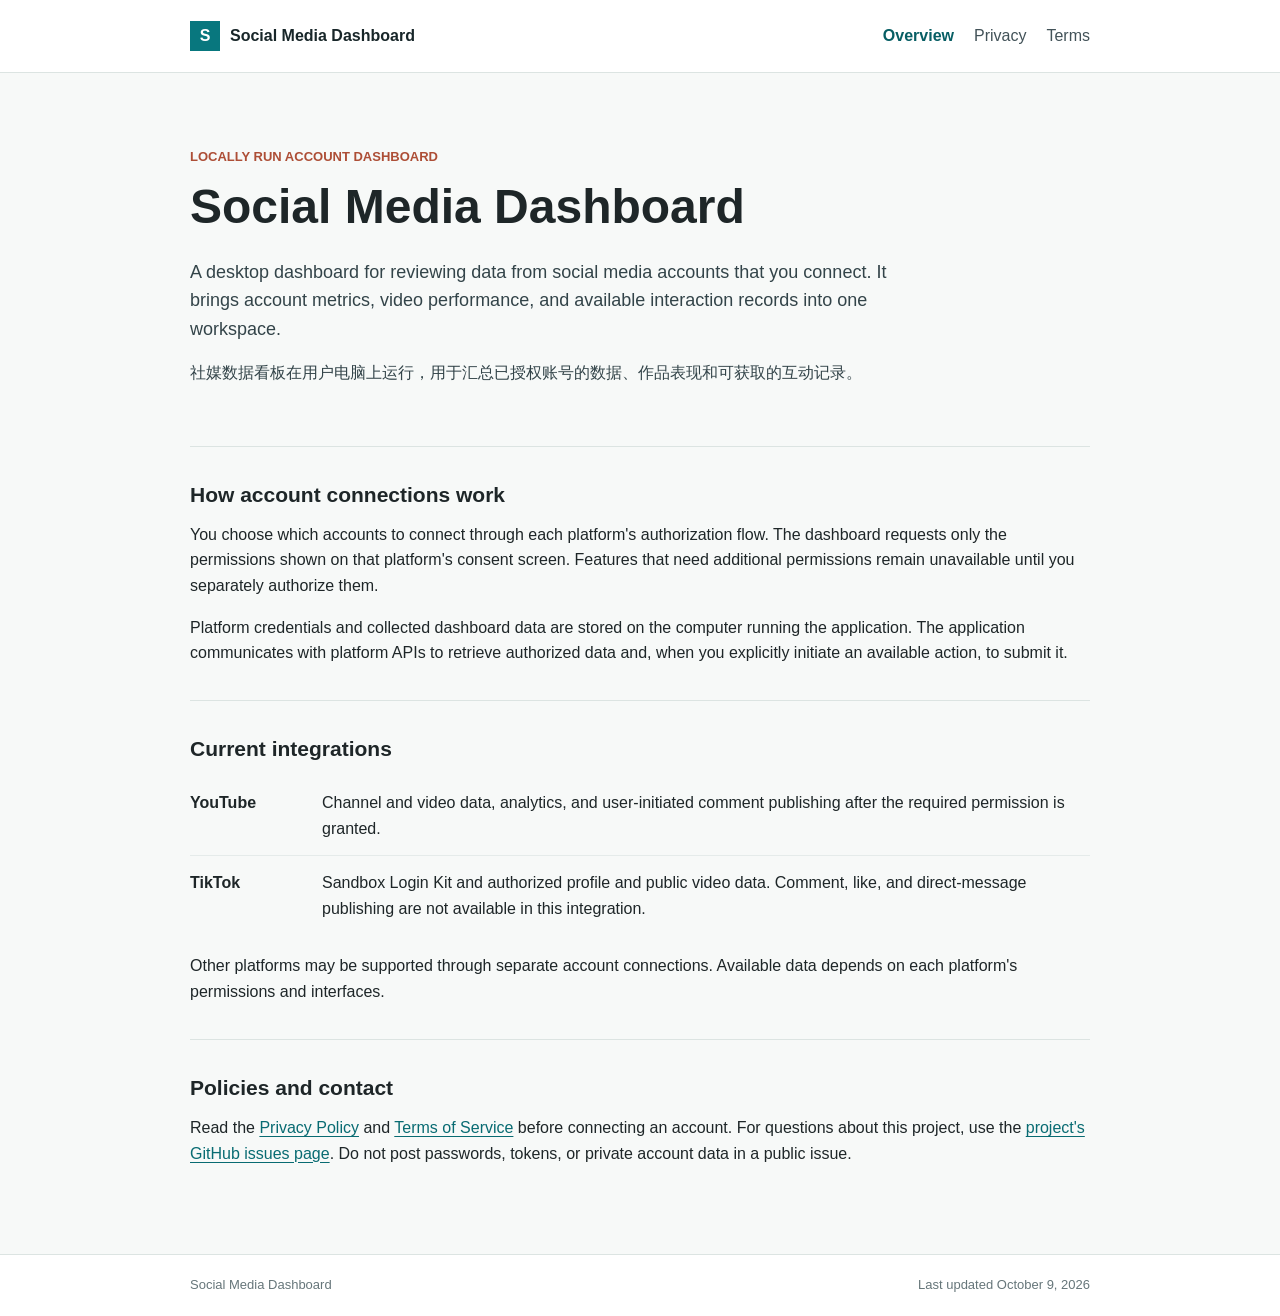
<file: index.html>
<!doctype html>
<html lang="en">
  <head>
    <meta charset="utf-8">
    <meta name="viewport" content="width=device-width, initial-scale=1">
    <meta name="description" content="Social Media Dashboard is a locally run tool for reviewing authorized social media account data.">
    <title>Social Media Dashboard</title>
    <link rel="stylesheet" href="styles.css">
  </head>
  <body>
    <header class="site-header">
      <div class="wrap header-inner">
        <a class="brand" href="index.html" aria-label="Social Media Dashboard home"><span class="brand-mark">S</span><span>Social Media Dashboard</span></a>
        <nav aria-label="Main navigation">
          <a aria-current="page" href="index.html">Overview</a>
          <a href="privacy.html">Privacy</a>
          <a href="terms.html">Terms</a>
        </nav>
      </div>
    </header>
    <main class="wrap">
      <section class="intro">
        <p class="eyebrow">Locally run account dashboard</p>
        <h1>Social Media Dashboard</h1>
        <p class="lead">A desktop dashboard for reviewing data from social media accounts that you connect. It brings account metrics, video performance, and available interaction records into one workspace.</p>
        <p class="lead zh" lang="zh-CN">社媒数据看板在用户电脑上运行，用于汇总已授权账号的数据、作品表现和可获取的互动记录。</p>
      </section>
      <section class="content-section">
        <h2>How account connections work</h2>
        <p>You choose which accounts to connect through each platform's authorization flow. The dashboard requests only the permissions shown on that platform's consent screen. Features that need additional permissions remain unavailable until you separately authorize them.</p>
        <p>Platform credentials and collected dashboard data are stored on the computer running the application. The application communicates with platform APIs to retrieve authorized data and, when you explicitly initiate an available action, to submit it.</p>
      </section>
      <section class="content-section">
        <h2>Current integrations</h2>
        <ul class="platform-list">
          <li><strong>YouTube</strong><span>Channel and video data, analytics, and user-initiated comment publishing after the required permission is granted.</span></li>
          <li><strong>TikTok</strong><span>Sandbox Login Kit and authorized profile and public video data. Comment, like, and direct-message publishing are not available in this integration.</span></li>
        </ul>
        <p>Other platforms may be supported through separate account connections. Available data depends on each platform's permissions and interfaces.</p>
      </section>
      <section class="content-section last-section">
        <h2>Policies and contact</h2>
        <p>Read the <a href="privacy.html">Privacy Policy</a> and <a href="terms.html">Terms of Service</a> before connecting an account. For questions about this project, use the <a href="https://github.com/loverelic0-wq/media-monitor-dashboard/issues">project's GitHub issues page</a>. Do not post passwords, tokens, or private account data in a public issue.</p>
      </section>
    </main>
    <footer class="site-footer"><div class="wrap">Social Media Dashboard <span>Last updated October 9, 2026</span></div></footer>
  </body>
</html>
</file>
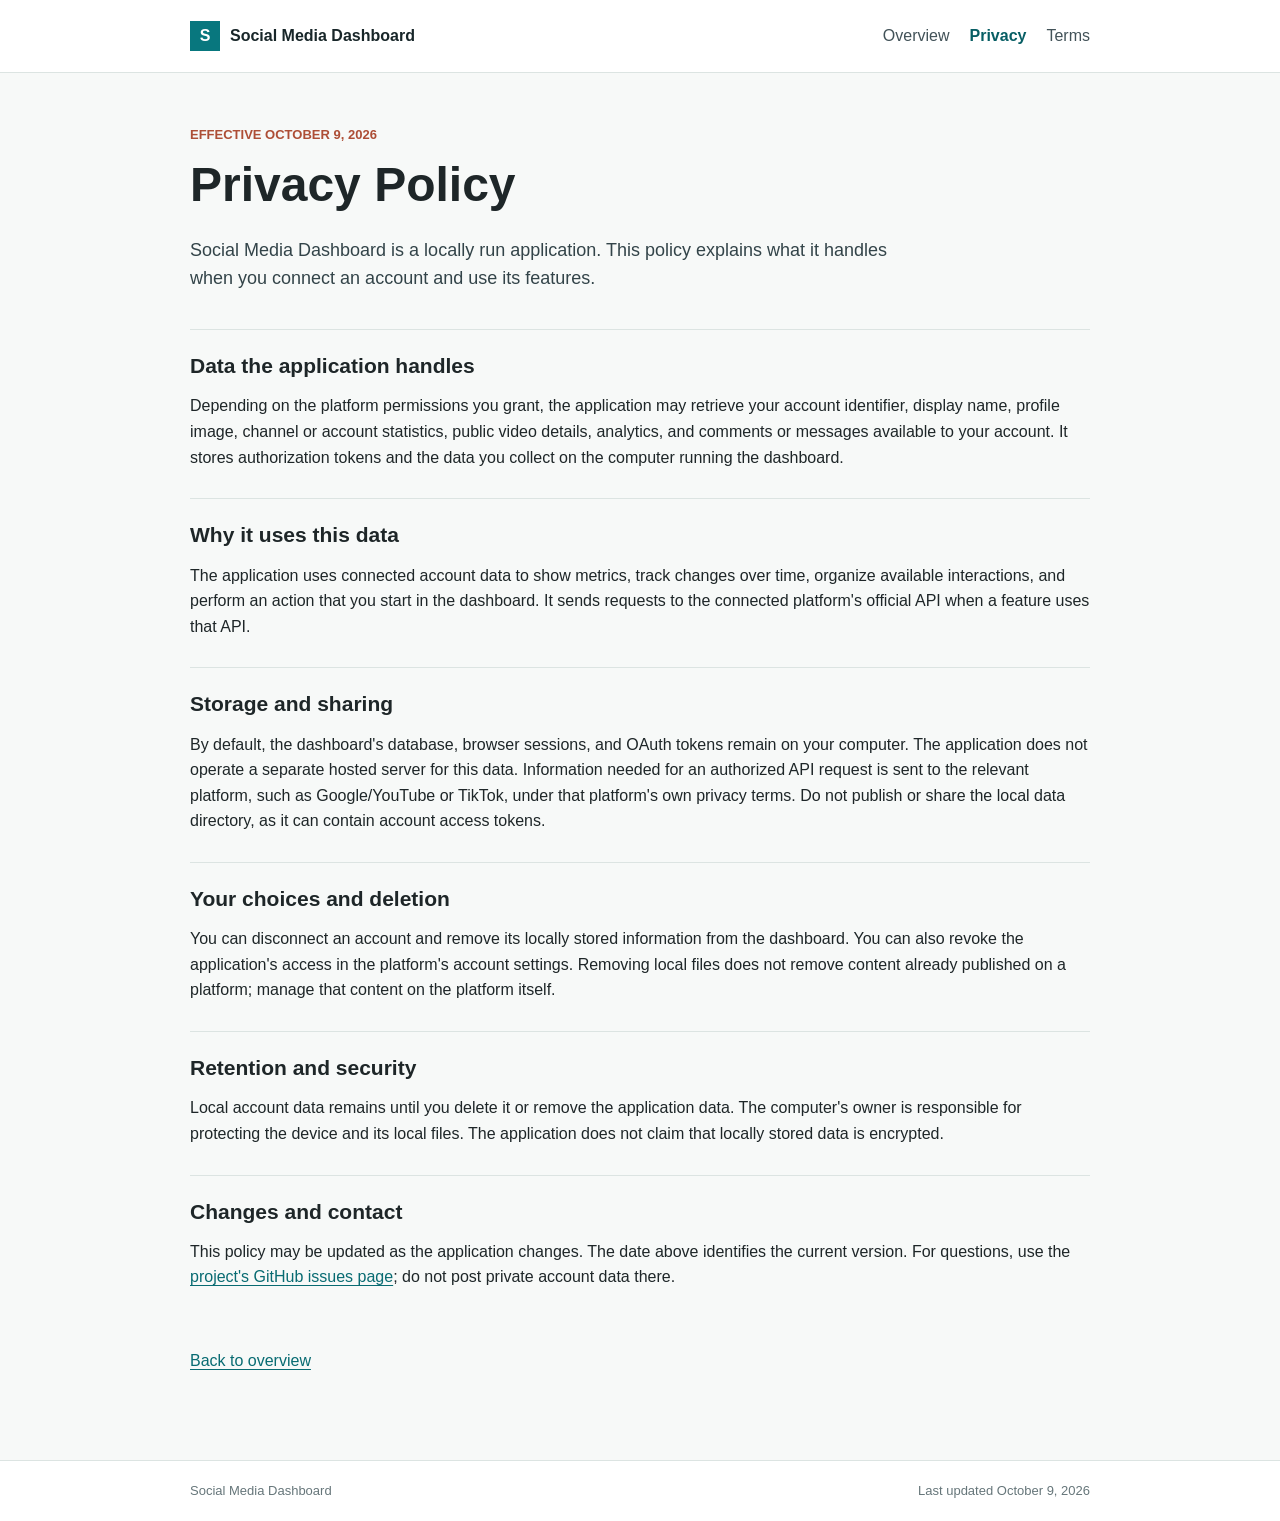
<file: privacy.html>
<!doctype html>
<html lang="en">
  <head>
    <meta charset="utf-8">
    <meta name="viewport" content="width=device-width, initial-scale=1">
    <title>Privacy Policy | Social Media Dashboard</title>
    <link rel="stylesheet" href="styles.css">
  </head>
  <body>
    <header class="site-header"><div class="wrap header-inner"><a class="brand" href="index.html"><span class="brand-mark">S</span><span>Social Media Dashboard</span></a><nav aria-label="Main navigation"><a href="index.html">Overview</a><a aria-current="page" href="privacy.html">Privacy</a><a href="terms.html">Terms</a></nav></div></header>
    <main class="wrap policy">
      <p class="eyebrow">Effective October 9, 2026</p>
      <h1>Privacy Policy</h1>
      <p class="lead">Social Media Dashboard is a locally run application. This policy explains what it handles when you connect an account and use its features.</p>
      <section><h2>Data the application handles</h2><p>Depending on the platform permissions you grant, the application may retrieve your account identifier, display name, profile image, channel or account statistics, public video details, analytics, and comments or messages available to your account. It stores authorization tokens and the data you collect on the computer running the dashboard.</p></section>
      <section><h2>Why it uses this data</h2><p>The application uses connected account data to show metrics, track changes over time, organize available interactions, and perform an action that you start in the dashboard. It sends requests to the connected platform's official API when a feature uses that API.</p></section>
      <section><h2>Storage and sharing</h2><p>By default, the dashboard's database, browser sessions, and OAuth tokens remain on your computer. The application does not operate a separate hosted server for this data. Information needed for an authorized API request is sent to the relevant platform, such as Google/YouTube or TikTok, under that platform's own privacy terms. Do not publish or share the local data directory, as it can contain account access tokens.</p></section>
      <section><h2>Your choices and deletion</h2><p>You can disconnect an account and remove its locally stored information from the dashboard. You can also revoke the application's access in the platform's account settings. Removing local files does not remove content already published on a platform; manage that content on the platform itself.</p></section>
      <section><h2>Retention and security</h2><p>Local account data remains until you delete it or remove the application data. The computer's owner is responsible for protecting the device and its local files. The application does not claim that locally stored data is encrypted.</p></section>
      <section><h2>Changes and contact</h2><p>This policy may be updated as the application changes. The date above identifies the current version. For questions, use the <a href="https://github.com/loverelic0-wq/media-monitor-dashboard/issues">project's GitHub issues page</a>; do not post private account data there.</p></section>
      <p class="policy-back"><a href="index.html">Back to overview</a></p>
    </main>
    <footer class="site-footer"><div class="wrap">Social Media Dashboard <span>Last updated October 9, 2026</span></div></footer>
  </body>
</html>
</file>
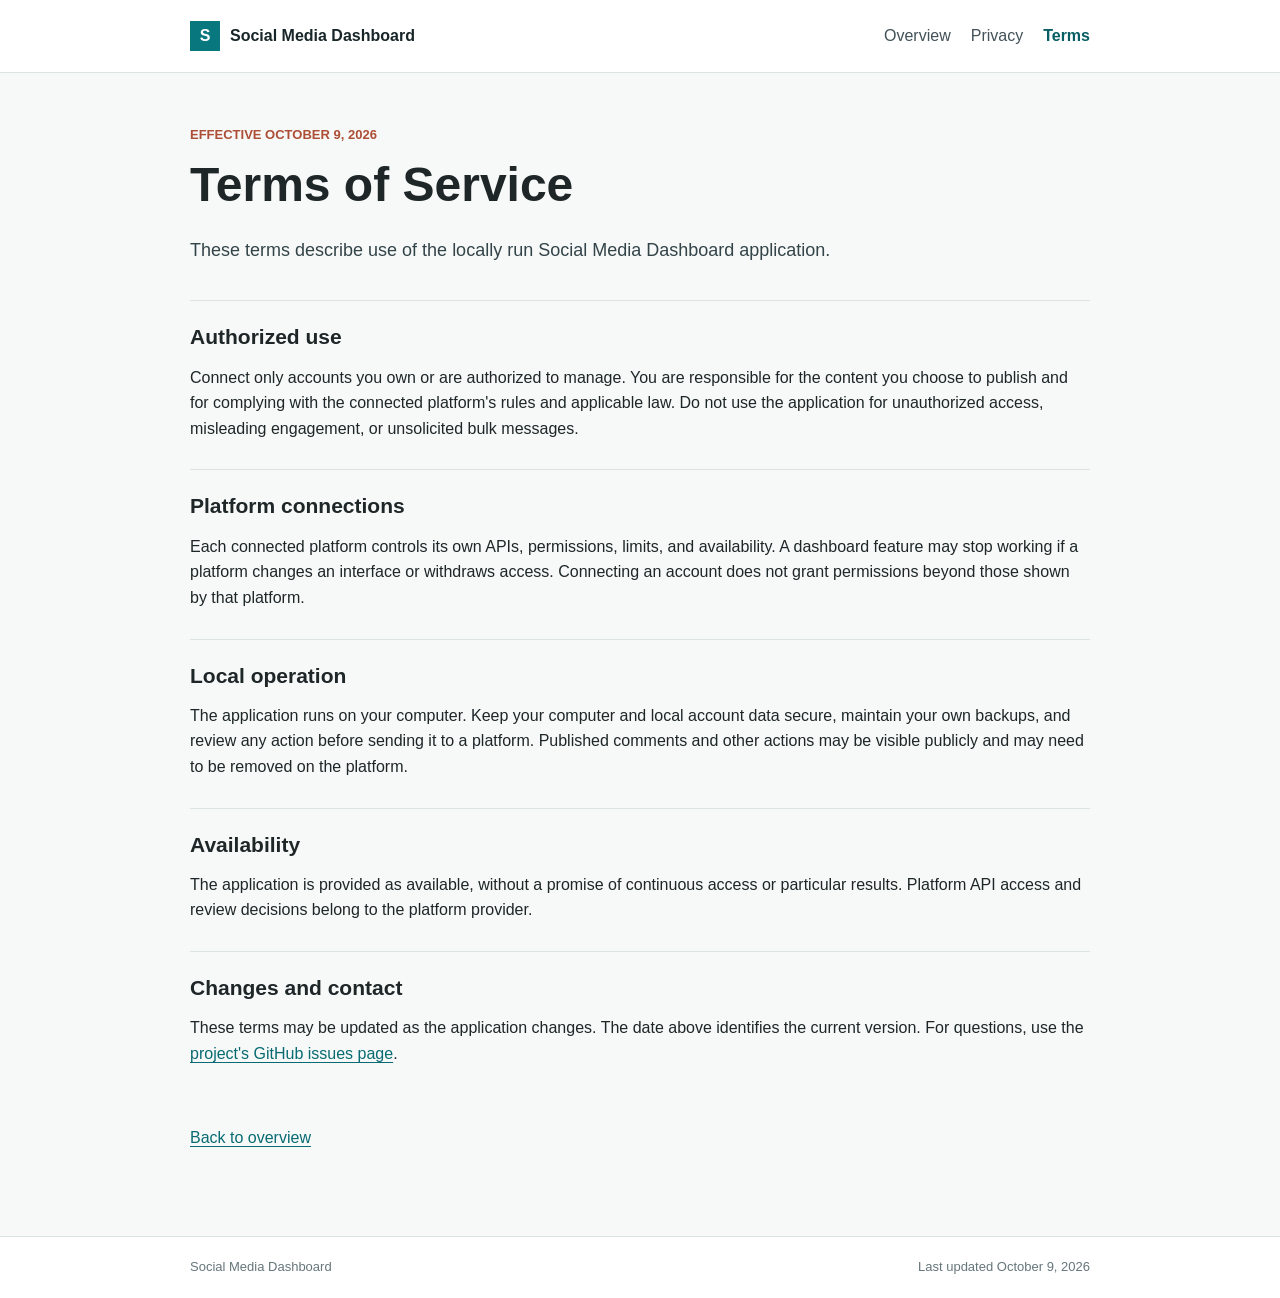
<file: terms.html>
<!doctype html>
<html lang="en">
  <head>
    <meta charset="utf-8">
    <meta name="viewport" content="width=device-width, initial-scale=1">
    <title>Terms of Service | Social Media Dashboard</title>
    <link rel="stylesheet" href="styles.css">
  </head>
  <body>
    <header class="site-header"><div class="wrap header-inner"><a class="brand" href="index.html"><span class="brand-mark">S</span><span>Social Media Dashboard</span></a><nav aria-label="Main navigation"><a href="index.html">Overview</a><a href="privacy.html">Privacy</a><a aria-current="page" href="terms.html">Terms</a></nav></div></header>
    <main class="wrap policy">
      <p class="eyebrow">Effective October 9, 2026</p>
      <h1>Terms of Service</h1>
      <p class="lead">These terms describe use of the locally run Social Media Dashboard application.</p>
      <section><h2>Authorized use</h2><p>Connect only accounts you own or are authorized to manage. You are responsible for the content you choose to publish and for complying with the connected platform's rules and applicable law. Do not use the application for unauthorized access, misleading engagement, or unsolicited bulk messages.</p></section>
      <section><h2>Platform connections</h2><p>Each connected platform controls its own APIs, permissions, limits, and availability. A dashboard feature may stop working if a platform changes an interface or withdraws access. Connecting an account does not grant permissions beyond those shown by that platform.</p></section>
      <section><h2>Local operation</h2><p>The application runs on your computer. Keep your computer and local account data secure, maintain your own backups, and review any action before sending it to a platform. Published comments and other actions may be visible publicly and may need to be removed on the platform.</p></section>
      <section><h2>Availability</h2><p>The application is provided as available, without a promise of continuous access or particular results. Platform API access and review decisions belong to the platform provider.</p></section>
      <section><h2>Changes and contact</h2><p>These terms may be updated as the application changes. The date above identifies the current version. For questions, use the <a href="https://github.com/loverelic0-wq/media-monitor-dashboard/issues">project's GitHub issues page</a>.</p></section>
      <p class="policy-back"><a href="index.html">Back to overview</a></p>
    </main>
    <footer class="site-footer"><div class="wrap">Social Media Dashboard <span>Last updated October 9, 2026</span></div></footer>
  </body>
</html>
</file>
<file: styles.css>
:root { color-scheme: light; font-family: Arial, "Microsoft YaHei", sans-serif; color: #1e2628; background: #f7f9f8; }
* { box-sizing: border-box; }
body { margin: 0; line-height: 1.6; }
a { color: #086b72; text-underline-offset: 3px; }
a:hover { color: #064b50; }
.wrap { width: min(100% - 40px, 900px); margin: 0 auto; }
.site-header { background: #fff; border-bottom: 1px solid #dce4e2; }
.header-inner { display: flex; justify-content: space-between; align-items: center; gap: 20px; min-height: 72px; }
.brand { display: flex; align-items: center; gap: 10px; color: #182629; font-weight: 700; text-decoration: none; white-space: nowrap; }
.brand-mark { display: inline-grid; place-items: center; width: 30px; height: 30px; background: #08777e; color: #fff; font-weight: 700; }
nav { display: flex; gap: 20px; flex-wrap: wrap; }
nav a { color: #425258; text-decoration: none; }
nav a[aria-current="page"] { color: #075e64; font-weight: 700; }
.intro { padding: 74px 0 44px; border-bottom: 1px solid #dce4e2; }
.eyebrow { margin: 0 0 12px; color: #ad4e36; font-size: 13px; font-weight: 700; text-transform: uppercase; }
h1 { margin: 0 0 24px; font-size: clamp(32px, 5vw, 48px); line-height: 1.12; }
h2 { margin: 0 0 14px; font-size: 21px; line-height: 1.3; }
p { margin: 0 0 16px; }
.lead { max-width: 720px; font-size: 18px; color: #334449; }
.zh { font-size: 16px; }
.content-section { padding: 34px 0 18px; border-bottom: 1px solid #dce4e2; }
.last-section { border-bottom: 0; padding-bottom: 72px; }
.platform-list { list-style: none; padding: 0; margin: 0 0 18px; }
.platform-list li { display: grid; grid-template-columns: 120px 1fr; gap: 12px; padding: 14px 0; border-bottom: 1px solid #e5ebea; }
.platform-list li:last-child { border-bottom: 0; }
.site-footer { border-top: 1px solid #dce4e2; background: #fff; color: #66767a; font-size: 13px; }
.site-footer .wrap { display: flex; justify-content: space-between; gap: 12px; padding: 20px 0; }
.policy { padding-top: 52px; padding-bottom: 70px; }
.policy .lead { margin-bottom: 36px; }
.policy section { padding: 22px 0 12px; border-top: 1px solid #dce4e2; }
.policy-back { margin-top: 30px; }
@media (max-width: 620px) { .header-inner { align-items: flex-start; flex-direction: column; padding: 18px 0; } nav { gap: 16px; } .intro { padding-top: 50px; } .platform-list li { grid-template-columns: 1fr; gap: 2px; } .site-footer .wrap { flex-direction: column; } }
</file>
